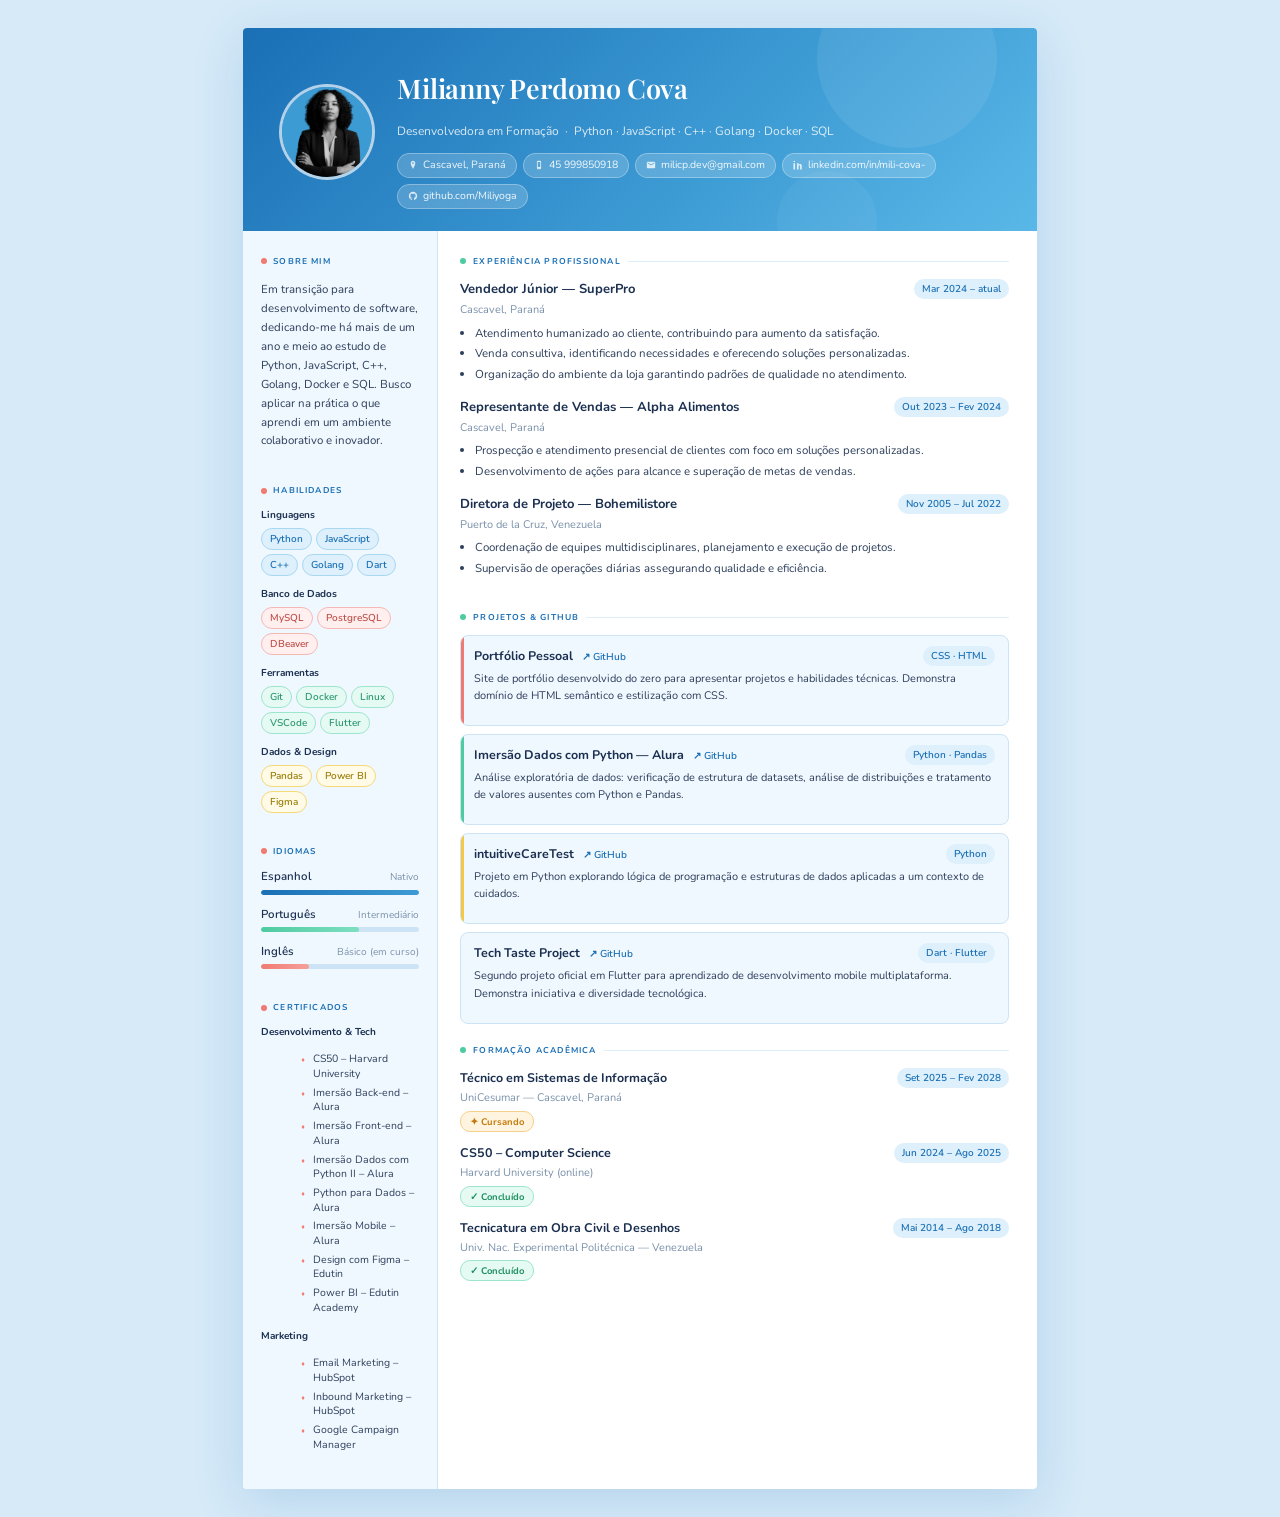
<file: Documents/CVHTML.CSS/index.html>
<!DOCTYPE html>
<html lang="pt-BR">
<head>
  <meta charset="UTF-8"/>
  <meta name="viewport" content="width=device-width, initial-scale=1.0"/>
  <title>Currículo – Milianny Perdomo Cova</title>
  <link rel="stylesheet" href="styles.css" />
    
  <link href="https://fonts.googleapis.com/css2?family=Playfair+Display:wght@400;600&family=Nunito:wght@300;400;500;600;700&display=swap" rel="stylesheet"/>
</head>
<body>
<div class="page">

  <!-- ══════ SECCION DETOP HEADER ══════ -->
  <header class="top-header">
    <div class="photo-ring">
      <!-- SECCION DE FOTO DE PERFIL -->
      <section class="photo-section">
                <div class="photo-wrapper">
                    <img src="assets/perfil.png" alt="Foto de perfil" class="profile-photo"/>
                </div>
            </section>
    </div>
    <div class="header-info">
      <h1>Milianny Perdomo Cova</h1>
      <p class="headline">Desenvolvedora em Formação &nbsp;·&nbsp; Python · JavaScript · C++ · Golang · Docker · SQL</p>
      <div class="contact-chips">
        <span class="chip">
          <svg viewBox="0 0 24 24"><path d="M12 2C8.96 2 6.5 4.46 6.5 7.5c0 3.94 5.5 13.5 5.5 13.5s5.5-9.56 5.5-13.5C17.5 4.46 15.04 2 12 2zm0 7.5a2 2 0 1 1 0-4 2 2 0 0 1 0 4z"/></svg>
          Cascavel, Paraná
        </span>
        <span class="chip">
          <svg viewBox="0 0 24 24"><path d="M15 2H9C7.9 2 7 2.9 7 4v16c0 1.1.9 2 2 2h6c1.1 0 2-.9 2-2V4c0-1.1-.9-2-2-2zm-2 18h-2v-1h2v1zm2-3H9V5h6v12z"/></svg>
          45 999850918
        </span>
        <span class="chip">
          <svg viewBox="0 0 24 24"><path d="M20 4H4c-1.1 0-2 .9-2 2v12c0 1.1.9 2 2 2h16c1.1 0 2-.9 2-2V6c0-1.1-.9-2-2-2zm0 4-8 5-8-5V6l8 5 8-5v2z"/></svg>
          milicp.dev@gmail.com
        </span>
        <a class="chip" href="https://www.linkedin.com/in/mili-cova-/" target="_blank">
          <svg viewBox="0 0 24 24"><path d="M4.98 3.5C4.98 4.6 4.09 5.5 2.98 5.5S.98 4.6.98 3.5 1.88 1.5 2.98 1.5s2 .9 2 2zM5 8H1v15h4V8zm8.5 0H9.5v15h4v-8.5c0-2.75 3.5-3 3.5 0V23H21V13.5c0-5-5.5-4.8-7.5-2.42V8z"/></svg>
          linkedin.com/in/mili-cova-
        </a>
        <a class="chip" href="https://github.com/Miliyoga" target="_blank">
          <svg viewBox="0 0 24 24"><path d="M12 2C6.48 2 2 6.48 2 12c0 4.42 2.87 8.17 6.84 9.49.5.09.66-.22.66-.48v-1.7c-2.78.6-3.37-1.34-3.37-1.34-.45-1.16-1.1-1.47-1.1-1.47-.9-.62.07-.6.07-.6 1 .07 1.52 1.02 1.52 1.02.89 1.52 2.33 1.08 2.9.83.09-.65.35-1.08.63-1.33-2.22-.25-4.55-1.11-4.55-4.94 0-1.09.39-1.98 1.02-2.68-.1-.25-.44-1.27.1-2.64 0 0 .83-.27 2.73 1.02A9.5 9.5 0 0 1 12 6.8c.84 0 1.69.11 2.48.33 1.9-1.29 2.73-1.02 2.73-1.02.54 1.37.2 2.39.1 2.64.63.7 1.02 1.59 1.02 2.68 0 3.84-2.34 4.69-4.57 4.94.36.31.68.92.68 1.85v2.74c0 .27.16.58.67.48A10.01 10.01 0 0 0 22 12c0-5.52-4.48-10-10-10z"/></svg>
          github.com/Miliyoga
        </a>
      </div>
    </div>
  </header>

  <!-- ══════ SECCION DE BODY ══════ -->
  <div class="body-grid">

    <!-- ── SECCION DE SIDEBAR ── -->
    <aside class="sidebar">

      <!-- SECCION DE RESUMO -->
      <div class="sb-block">
        <div class="sb-title"><span class="dot"></span>Sobre mim</div>
        <p>Em transição para desenvolvimento de software, dedicando-me há mais de um ano e meio ao estudo de Python, JavaScript, C++, Golang, Docker e SQL. Busco aplicar na prática o que aprendi em um ambiente colaborativo e inovador.</p>
      </div>

      <!-- SECCION DE HABILIDADES -->
      <div class="sb-block">
        <div class="sb-title"><span class="dot"></span>Habilidades</div>
        <div class="skill-cat">
          <div class="skill-cat-name">Linguagens</div>
          <div class="tags">
            <span class="tag tag-blue">Python</span>
            <span class="tag tag-blue">JavaScript</span>
            <span class="tag tag-blue">C++</span>
            <span class="tag tag-blue">Golang</span>
            <span class="tag tag-blue">Dart</span>
          </div>
        </div>
        <div class="skill-cat">
          <div class="skill-cat-name">Banco de Dados</div>
          <div class="tags">
            <span class="tag tag-coral">MySQL</span>
            <span class="tag tag-coral">PostgreSQL</span>
            <span class="tag tag-coral">DBeaver</span>
          </div>
        </div>
        <div class="skill-cat">
          <div class="skill-cat-name">Ferramentas</div>
          <div class="tags">
            <span class="tag tag-mint">Git</span>
            <span class="tag tag-mint">Docker</span>
            <span class="tag tag-mint">Linux</span>
            <span class="tag tag-mint">VSCode</span>
            <span class="tag tag-mint">Flutter</span>
          </div>
        </div>
        <div class="skill-cat">
          <div class="skill-cat-name">Dados & Design</div>
          <div class="tags">
            <span class="tag tag-gold">Pandas</span>
            <span class="tag tag-gold">Power BI</span>
            <span class="tag tag-gold">Figma</span>
          </div>
        </div>
      </div>

      <!-- SECCION DE IDIOMAS -->  
      <div class="sb-block">
        <div class="sb-title"><span class="dot"></span>Idiomas</div>
        <div class="lang-item">
          <div class="lang-row"><span class="lang-name">Espanhol</span><span class="lang-lvl">Nativo</span></div>
          <div class="lang-bar"><div class="lang-fill fill-blue" style="width:100%"></div></div>
        </div>
        <div class="lang-item">
          <div class="lang-row"><span class="lang-name">Português</span><span class="lang-lvl">Intermediário</span></div>
          <div class="lang-bar"><div class="lang-fill fill-mint" style="width:62%"></div></div>
        </div>
        <div class="lang-item">
          <div class="lang-row"><span class="lang-name">Inglês</span><span class="lang-lvl">Básico (em curso)</span></div>
          <div class="lang-bar"><div class="lang-fill fill-coral" style="width:30%"></div></div>
        </div>
      </div>

      <!-- AQUI ESTA LA SECCION DE CERTIFICADOS-->
      <div class="sb-block">
        <div class="sb-title"><span class="dot"></span>Certificados</div>
        <div class="cert-cat">Desenvolvimento & Tech</div>
        <ul class="cert-list">
          <li>CS50 – Harvard University</li>
          <li>Imersão Back-end – Alura</li>
          <li>Imersão Front-end – Alura</li>
          <li>Imersão Dados com Python II – Alura</li>
          <li>Python para Dados – Alura</li>
          <li>Imersão Mobile – Alura</li>
          <li>Design com Figma – Edutin</li>
          <li>Power BI – Edutin Academy</li>
        </ul>
        <div class="cert-cat">Marketing</div>
        <ul class="cert-list">
          <li>Email Marketing – HubSpot</li>
          <li>Inbound Marketing – HubSpot</li>
          <li>Google Campaign Manager</li>
        </ul>
      </div>

    </aside>

    <!-- ── MAIN ── -->
    <main class="main">

      <!-- SECCION DE EXPERIÊNCIA -->
      <section>
        <div class="sec-title"><span class="dot"></span>Experiência Profissional</div>

        <div class="entry">
          <div class="entry-head">
            <div>
              <div class="entry-title">Vendedor Júnior — SuperPro</div>
              <div class="entry-sub">Cascavel, Paraná</div>
            </div>
            <span class="entry-period">Mar 2024 – atual</span>
          </div>
          <ul>
            <li>Atendimento humanizado ao cliente, contribuindo para aumento da satisfação.</li>
            <li>Venda consultiva, identificando necessidades e oferecendo soluções personalizadas.</li>
            <li>Organização do ambiente da loja garantindo padrões de qualidade no atendimento.</li>
          </ul>
        </div>

        <div class="entry">
          <div class="entry-head">
            <div>
              <div class="entry-title">Representante de Vendas — Alpha Alimentos</div>
              <div class="entry-sub">Cascavel, Paraná</div>
            </div>
            <span class="entry-period">Out 2023 – Fev 2024</span>
          </div>
          <ul>
            <li>Prospecção e atendimento presencial de clientes com foco em soluções personalizadas.</li>
            <li>Desenvolvimento de ações para alcance e superação de metas de vendas.</li>
          </ul>
        </div>

        <div class="entry">
          <div class="entry-head">
            <div>
              <div class="entry-title">Diretora de Projeto — Bohemilistore</div>
              <div class="entry-sub">Puerto de la Cruz, Venezuela</div>
            </div>
            <span class="entry-period">Nov 2005 – Jul 2022</span>
          </div>
          <ul>
            <li>Coordenação de equipes multidisciplinares, planejamento e execução de projetos.</li>
            <li>Supervisão de operações diárias assegurando qualidade e eficiência.</li>
          </ul>
        </div>
      </section>

      <!-- SECCION DE PROJETOS -->
      <section>
        <div class="sec-title"><span class="dot"></span>Projetos & GitHub</div>

        <div class="proj-card">
          <div class="proj-head">
            <div class="proj-name">
              Portfólio Pessoal
              <a class="proj-link" href="https://github.com/Miliyoga/Portafolio_Milianny" target="_blank">↗ GitHub</a>
            </div>
            <span class="proj-lang">CSS · HTML</span>
          </div>
          <p class="proj-desc">Site de portfólio desenvolvido do zero para apresentar projetos e habilidades técnicas. Demonstra domínio de HTML semântico e estilização com CSS.</p>
        </div>

        <div class="proj-card">
          <div class="proj-head">
            <div class="proj-name">
              Imersão Dados com Python — Alura
              <a class="proj-link" href="https://github.com/Miliyoga/Imers-o-Dados-com-Python-da-Alura-" target="_blank">↗ GitHub</a>
            </div>
            <span class="proj-lang">Python · Pandas</span>
          </div>
          <p class="proj-desc">Análise exploratória de dados: verificação de estrutura de datasets, análise de distribuições e tratamento de valores ausentes com Python e Pandas.</p>
        </div>

        <div class="proj-card">
          <div class="proj-head">
            <div class="proj-name">
              intuitiveCareTest
              <a class="proj-link" href="https://github.com/Miliyoga/intuitiveCareTest" target="_blank">↗ GitHub</a>
            </div>
            <span class="proj-lang">Python</span>
          </div>
          <p class="proj-desc">Projeto em Python explorando lógica de programação e estruturas de dados aplicadas a um contexto de cuidados.</p>
        </div>

        <div class="proj-card">
          <div class="proj-head">
            <div class="proj-name">
              Tech Taste Project
              <a class="proj-link" href="https://github.com/Miliyoga/Tech-Taste-Project-" target="_blank">↗ GitHub</a>
            </div>
            <span class="proj-lang">Dart · Flutter</span>
          </div>
          <p class="proj-desc">Segundo projeto oficial em Flutter para aprendizado de desenvolvimento mobile multiplataforma. Demonstra iniciativa e diversidade tecnológica.</p>
        </div>
      </section>

      <!-- SECCION DE FORMAÇÃO -->
      <section>
        <div class="sec-title"><span class="dot"></span>Formação Acadêmica</div>

        <div class="edu-entry">
          <div class="edu-head">
            <div>
              <div class="edu-title">Técnico em Sistemas de Informação</div>
              <div class="edu-inst">UniCesumar — Cascavel, Paraná</div>
              <span class="badge badge-cur">✦ Cursando</span>
            </div>
            <span class="edu-period">Set 2025 – Fev 2028</span>
          </div>
        </div>

        <div class="edu-entry">
          <div class="edu-head">
            <div>
              <div class="edu-title">CS50 – Computer Science</div>
              <div class="edu-inst">Harvard University (online)</div>
              <span class="badge badge-done">✓ Concluído</span>
            </div>
            <span class="edu-period">Jun 2024 – Ago 2025</span>
          </div>
        </div>

        <div class="edu-entry">
          <div class="edu-head">
            <div>
              <div class="edu-title">Tecnicatura em Obra Civil e Desenhos</div>
              <div class="edu-inst">Univ. Nac. Experimental Politécnica — Venezuela</div>
              <span class="badge badge-done">✓ Concluído</span>
            </div>
            <span class="edu-period">Mai 2014 – Ago 2018</span>
          </div>
        </div>

      </section>

    </main>
  </div><!-- /body-grid -->
</div><!-- /page -->
</body>
</html>
</file>
<file: Documents/CVHTML.CSS/styles.css>
style>
    *, *::before, *::after { box-sizing: border-box; margin: 0; padding: 0; }

    :root {
      --blue1:   #1a6fb5;
      --blue2:   #3d9bd4;
      --blue3:   #a8d8f0;
      --blue4:   #ddf0fb;
      --coral:   #f07a72;
      --mint:    #4ecba0;
      --gold:    #f5c842;
      --navy:    #1b3050;
      --text:    #2c3e5a;
      --muted:   #7a90aa;
      --border:  #cce4f5;
      --white:   #ffffff;
      --bg:      #f0f8ff;
    }

    body {
      font-family: 'Nunito', sans-serif;
      background: #d6eaf8;
      color: var(--text);
      font-size: 12.5px;
      line-height: 1.6;
      -webkit-print-color-adjust: exact;
      print-color-adjust: exact;
    }

    /* ── PAGE ── */
    .page {
      width: 210mm;
      min-height: 297mm;
      margin: 28px auto;
      background: var(--white);
      box-shadow: 0 12px 50px rgba(26,111,181,.18);
      border-radius: 4px;
      overflow: hidden;
      display: flex;
      flex-direction: column;
    }

    /* ── TOP HEADER BAND ── */
    .top-header {
      background: linear-gradient(135deg, var(--blue1) 0%, var(--blue2) 60%, #5ab8e8 100%);
      padding: 28px 36px 22px;
      display: grid;
      grid-template-columns: auto 1fr;
      gap: 22px;
      align-items: center;
      position: relative;
      overflow: hidden;
    }
    .top-header::before {
      content: '';
      position: absolute;
      width: 180px; height: 180px;
      border-radius: 50%;
      background: rgba(255,255,255,.07);
      top: -60px; right: 40px;
    }
    .top-header::after {
      content: '';
      position: absolute;
      width: 100px; height: 100px;
      border-radius: 50%;
      background: rgba(255,255,255,.05);
      bottom: -40px; right: 160px;
    }

    /* photo */
    .photo-ring {
      width: 90px; height: 90px;
      border-radius: 50%;
      border: 3px solid rgba(255,255,255,.6);
      background: rgba(255,255,255,.15);
      display: flex; align-items: center; justify-content: center;
      overflow: hidden;
      flex-shrink: 0;
      backdrop-filter: blur(4px);
    }
    .photo-ring img { width: 100%; height: 100%; object-fit: cover; border-radius: 50%; }
    .photo-initials {
      font-family: 'Playfair Display', serif;
      font-size: 28px;
      color: rgba(255,255,255,.9);
      letter-spacing: 1px;
    }

    .header-info h1 {
      font-family: 'Playfair Display', serif;
      font-size: 27px;
      font-weight: 600;
      color: var(--white);
      line-height: 1.1;
      letter-spacing: -.2px;
    }
    .header-info .headline {
      margin-top: 5px;
      font-size: 12px;
      color: rgba(255,255,255,.82);
      font-weight: 400;
    }
    .contact-chips {
      margin-top: 10px;
      display: flex;
      flex-wrap: wrap;
      gap: 6px;
    }
    .chip {
      display: inline-flex;
      align-items: center;
      gap: 5px;
      background: rgba(255,255,255,.18);
      border: 1px solid rgba(255,255,255,.3);
      border-radius: 20px;
      padding: 3px 10px;
      font-size: 10.5px;
      color: rgba(255,255,255,.92);
      text-decoration: none;
      backdrop-filter: blur(4px);
      transition: background .2s;
    }
    .chip:hover { background: rgba(255,255,255,.28); }
    .chip svg { width: 10px; height: 10px; fill: rgba(255,255,255,.8); flex-shrink: 0; }

    /* ── BODY GRID ── */
    .body-grid {
      flex: 1;
      display: grid;
      grid-template-columns: 195px 1fr;
    }

    /* ── SIDEBAR ── */
    .sidebar {
      background: var(--bg);
      border-right: 1px solid var(--border);
      padding: 24px 18px;
      display: flex;
      flex-direction: column;
      gap: 22px;
    }

    .sb-title {
      font-size: 8.5px;
      font-weight: 700;
      letter-spacing: .14em;
      text-transform: uppercase;
      color: var(--blue1);
      margin-bottom: 9px;
      display: flex;
      align-items: center;
      gap: 6px;
    }
    .sb-title .dot {
      width: 6px; height: 6px;
      border-radius: 50%;
      background: var(--coral);
      flex-shrink: 0;
    }

    /* summary */
    .sb-block p { font-size: 11.5px; color: var(--text); line-height: 1.65; }

    /* skills */
    .skill-cat { margin-bottom: 10px; }
    .skill-cat-name {
      font-size: 10px; font-weight: 700;
      color: var(--navy); margin-bottom: 5px;
    }
    .tags { display: flex; flex-wrap: wrap; gap: 4px; }
    .tag {
      font-size: 10px;
      padding: 2px 8px;
      border-radius: 12px;
      font-weight: 600;
      border: 1.5px solid;
    }
    .tag-blue   { background: var(--blue4); color: var(--blue1); border-color: var(--blue3); }
    .tag-coral  { background: #fff0ef; color: #c0504a; border-color: #f5b8b5; }
    .tag-mint   { background: #e6faf4; color: #2d9970; border-color: #9ee5cd; }
    .tag-gold   { background: #fffbe6; color: #9a7d0a; border-color: #f5d878; }

    /* languages */
    .lang-item { margin-bottom: 10px; }
    .lang-row { display: flex; justify-content: space-between; align-items: baseline; }
    .lang-name { font-size: 11.5px; font-weight: 600; color: var(--navy); }
    .lang-lvl  { font-size: 10px; color: var(--muted); }
    .lang-bar  { height: 5px; background: var(--border); border-radius: 3px; margin-top: 4px; overflow: hidden; }
    .lang-fill { height: 100%; border-radius: 3px; }
    .fill-blue  { background: linear-gradient(90deg, var(--blue1), var(--blue2)); }
    .fill-coral { background: linear-gradient(90deg, var(--coral), #f5a09a); }
    .fill-mint  { background: linear-gradient(90deg, var(--mint), #7edfc0); }

    /* certs sidebar */
    .cert-list { list-style: none; display: flex; flex-direction: column; gap: 4px; }
    .cert-list li {
      font-size: 10.5px; color: var(--text);
      padding-left: 12px; position: relative; line-height: 1.4;
    }
    .cert-list li::before {
      content: '♦';
      position: absolute; left: 0;
      color: var(--coral); font-size: 7px;
      top: 3px;
    }
    .cert-cat { font-size: 10px; font-weight: 700; color: var(--navy); margin: 8px 0 4px; }
    .cert-cat:first-child { margin-top: 0; }

    /* ── MAIN ── */
    .main {
      padding: 24px 28px 24px 22px;
      display: flex;
      flex-direction: column;
      gap: 20px;
    }

    /* section title */
    .sec-title {
      font-size: 8.5px;
      font-weight: 700;
      letter-spacing: .14em;
      text-transform: uppercase;
      color: var(--blue1);
      margin-bottom: 11px;
      display: flex;
      align-items: center;
      gap: 7px;
    }
    .sec-title .dot { width: 6px; height: 6px; border-radius: 50%; background: var(--mint); flex-shrink: 0; }
    .sec-title::after { content: ''; flex: 1; height: 1.5px; background: var(--blue4); border-radius: 1px; }

    /* entry */
    .entry { margin-bottom: 13px; }
    .entry:last-child { margin-bottom: 0; }
    .entry-head { display: flex; justify-content: space-between; align-items: flex-start; gap: 8px; }
    .entry-title { font-size: 13px; font-weight: 700; color: var(--navy); }
    .entry-sub   { font-size: 11px; color: var(--muted); margin-top: 1px; }
    .entry-period {
      font-size: 10px; color: var(--blue1);
      background: var(--blue4);
      padding: 2px 8px; border-radius: 10px;
      white-space: nowrap; flex-shrink: 0; font-weight: 600;
    }
    .entry ul { margin-top: 6px; padding-left: 15px; }
    .entry ul li { font-size: 11.5px; color: var(--text); margin-bottom: 3px; line-height: 1.55; }

    /* project card */
    .proj-card {
      border: 1.5px solid var(--border);
      border-radius: 8px;
      padding: 10px 13px;
      margin-bottom: 8px;
      background: var(--bg);
      position: relative;
      overflow: hidden;
    }
    .proj-card::before {
      content: '';
      position: absolute;
      left: 0; top: 0; bottom: 0;
      width: 3px;
      border-radius: 8px 0 0 8px;
    }
    .proj-card:nth-child(1)::before { background: var(--blue2); }
    .proj-card:nth-child(2)::before { background: var(--coral); }
    .proj-card:nth-child(3)::before { background: var(--mint); }
    .proj-card:nth-child(4)::before { background: var(--gold); }
    .proj-card:last-child { margin-bottom: 0; }
    .proj-head { display: flex; justify-content: space-between; align-items: flex-start; gap: 8px; }
    .proj-name { font-size: 12.5px; font-weight: 700; color: var(--navy); }
    .proj-link { color: var(--blue1); text-decoration: none; font-size: 10px; font-weight: 600; margin-left: 6px; }
    .proj-link:hover { text-decoration: underline; }
    .proj-lang {
      font-size: 10px; color: var(--blue1);
      background: var(--blue4); padding: 2px 8px;
      border-radius: 10px; flex-shrink: 0; font-weight: 600;
    }
    .proj-desc { font-size: 11px; color: var(--text); margin-top: 4px; line-height: 1.55; }

    /* education */
    .edu-entry { margin-bottom: 11px; }
    .edu-entry:last-child { margin-bottom: 0; }
    .edu-head { display: flex; justify-content: space-between; align-items: flex-start; gap: 8px; }
    .edu-title { font-size: 12.5px; font-weight: 700; color: var(--navy); }
    .edu-inst  { font-size: 11px; color: var(--muted); margin-top: 1px; }
    .edu-period { font-size: 10px; color: var(--blue1); background: var(--blue4); padding: 2px 8px; border-radius: 10px; white-space: nowrap; flex-shrink: 0; font-weight: 600; }
    .badge {
      display: inline-block; font-size: 9.5px; font-weight: 700;
      padding: 2px 9px; border-radius: 10px; margin-top: 4px;
    }
    .badge-cur  { background: #fff4e0; color: #c47a0a; border: 1px solid #f5d08a; }
    .badge-done { background: #e6faf4; color: #1f9060; border: 1px solid #9ee5cd; }

    @media print {
      body { background: white; }
      .page { margin: 0; box-shadow: none; width: 100%; }
    }
</file>
